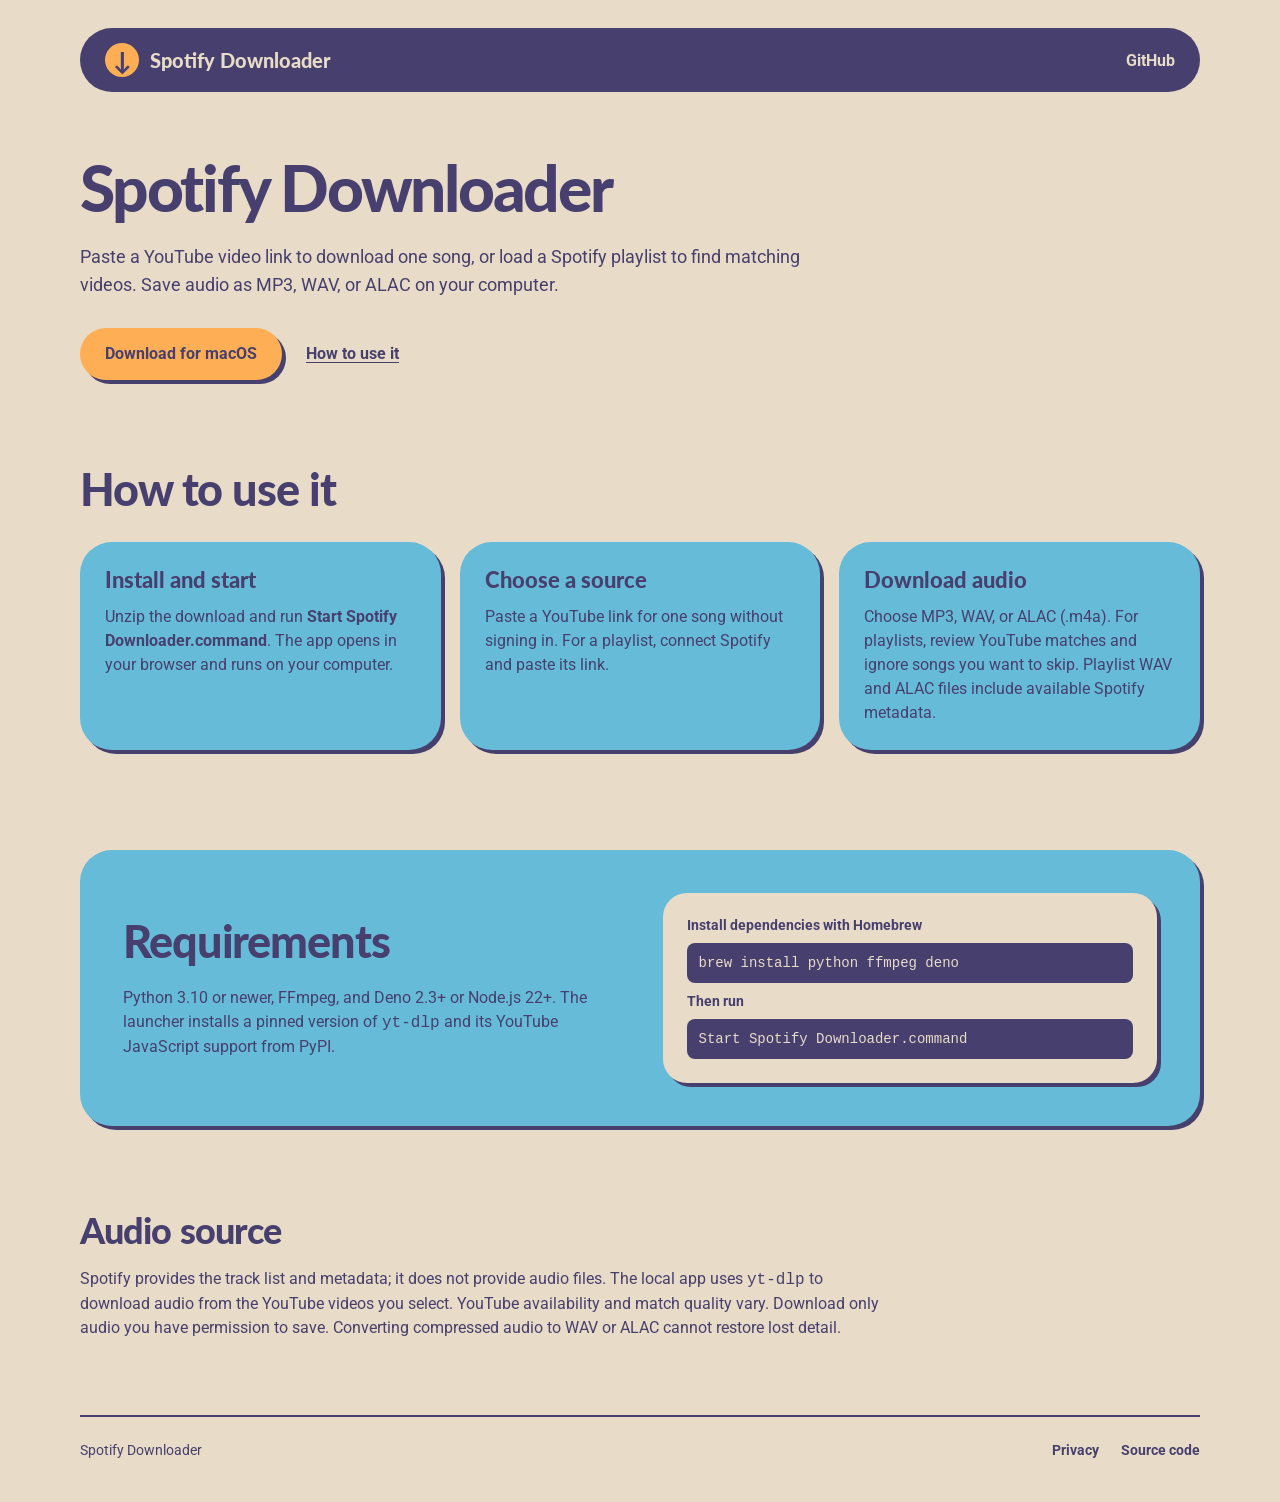
<file: site/index.html>
<!doctype html>
<html lang="en">
<head>
  <meta charset="utf-8">
  <meta name="viewport" content="width=device-width, initial-scale=1">
  <meta name="theme-color" content="#e8dbc7">
  <meta name="description" content="Local macOS app for saving audio from a YouTube video link or a Spotify playlist as MP3, WAV, or ALAC.">
  <title>Spotify Downloader</title>
  <link rel="stylesheet" href="./style.css">
</head>
<body>
  <main class="shell">
    <header class="topbar"><a class="brand" href="./"><span class="mark">↓</span><span>Spotify Downloader</span></a><a class="github" href="https://github.com/aljabl/Spotify-downloader">GitHub</a></header>
    <section class="hero">
      <h1>Spotify Downloader</h1>
      <p>Paste a YouTube video link to download one song, or load a Spotify playlist to find matching videos. Save audio as MP3, WAV, or ALAC on your computer.</p>
      <div class="hero-actions"><a class="button" href="./spotify-downloader-macos.zip" download>Download for macOS</a><a class="text-link" href="#how-it-works">How to use it</a></div>
    </section>
    <section class="section" id="how-it-works">
      <h2>How to use it</h2>
      <div class="steps">
        <article><h3>Install and start</h3><p>Unzip the download and run <strong>Start Spotify Downloader.command</strong>. The app opens in your browser and runs on your computer.</p></article>
        <article><h3>Choose a source</h3><p>Paste a YouTube link for one song without signing in. For a playlist, connect Spotify and paste its link.</p></article>
        <article><h3>Download audio</h3><p>Choose MP3, WAV, or ALAC (.m4a). For playlists, review YouTube matches and ignore songs you want to skip. Playlist WAV and ALAC files include available Spotify metadata.</p></article>
      </div>
    </section>
    <section class="install">
      <div><h2>Requirements</h2><p>Python 3.10 or newer, FFmpeg, and Deno 2.3+ or Node.js 22+. The launcher installs a pinned version of <code>yt-dlp</code> and its YouTube JavaScript support from PyPI.</p></div>
      <div class="install-code"><span>Install dependencies with Homebrew</span><code>brew install python ffmpeg deno</code><span>Then run</span><code>Start Spotify Downloader.command</code></div>
    </section>
    <section class="fineprint"><h2>Audio source</h2><p>Spotify provides the track list and metadata; it does not provide audio files. The local app uses <code>yt-dlp</code> to download audio from the YouTube videos you select. YouTube availability and match quality vary. Download only audio you have permission to save. Converting compressed audio to WAV or ALAC cannot restore lost detail.</p></section>
    <footer><span>Spotify Downloader</span><div><a href="./privacy.html">Privacy</a><a href="https://github.com/aljabl/Spotify-downloader">Source code</a></div></footer>
  </main>
</body>
</html>
</file>
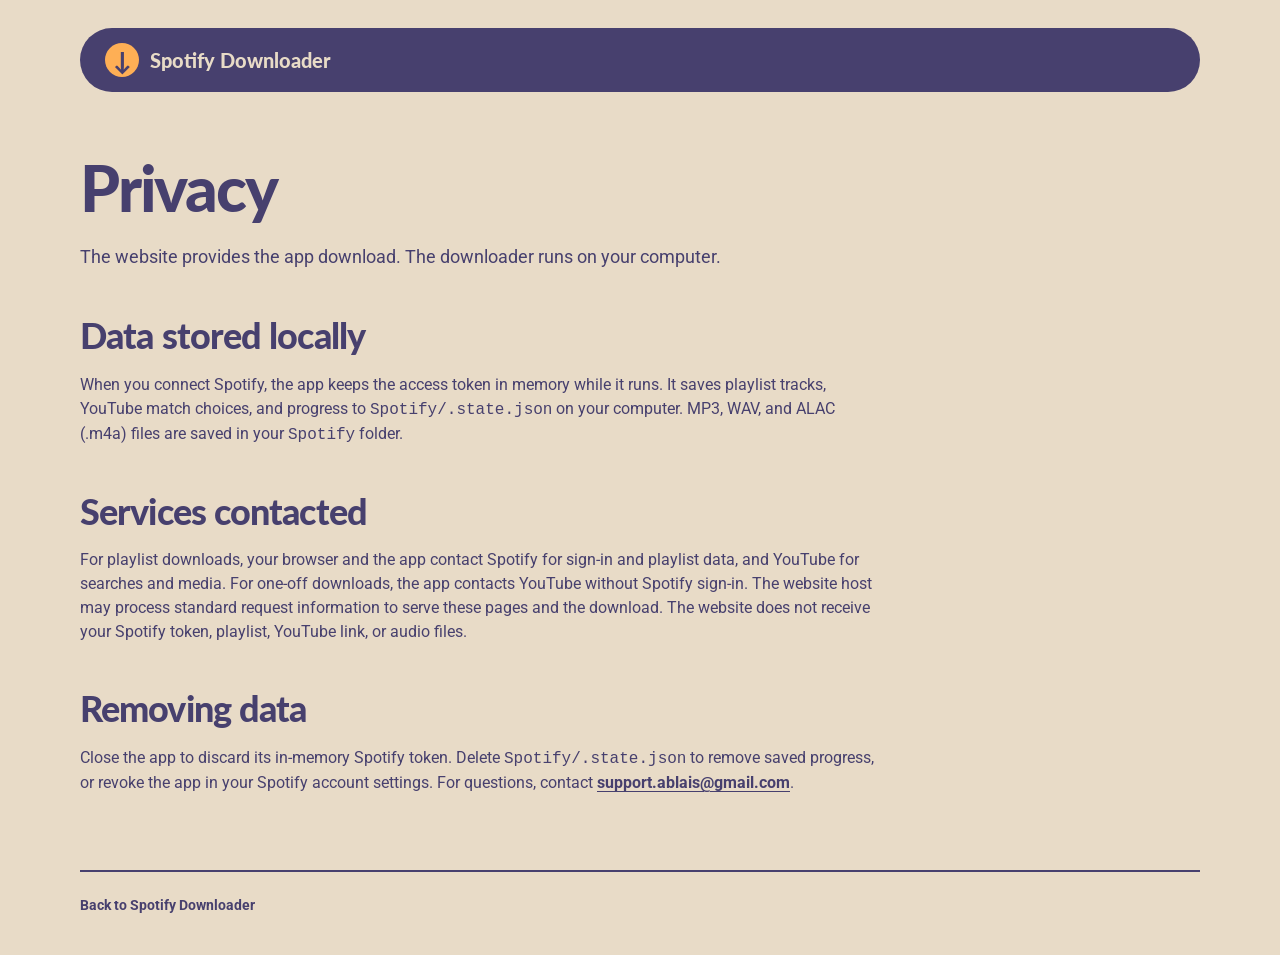
<file: site/privacy.html>
<!doctype html>
<html lang="en">
<head>
  <meta charset="utf-8">
  <meta name="viewport" content="width=device-width, initial-scale=1">
  <meta name="theme-color" content="#e8dbc7">
  <title>Privacy · Spotify Downloader</title>
  <link rel="stylesheet" href="./style.css">
</head>
<body>
  <main class="shell">
    <header class="topbar"><a class="brand" href="./"><span class="mark">↓</span><span>Spotify Downloader</span></a></header>
    <section class="hero"><h1>Privacy</h1><p>The website provides the app download. The downloader runs on your computer.</p></section>
    <section class="fineprint">
      <h2>Data stored locally</h2>
      <p>When you connect Spotify, the app keeps the access token in memory while it runs. It saves playlist tracks, YouTube match choices, and progress to <code>Spotify/.state.json</code> on your computer. MP3, WAV, and ALAC (.m4a) files are saved in your <code>Spotify</code> folder.</p>
      <h2>Services contacted</h2>
      <p>For playlist downloads, your browser and the app contact Spotify for sign-in and playlist data, and YouTube for searches and media. For one-off downloads, the app contacts YouTube without Spotify sign-in. The website host may process standard request information to serve these pages and the download. The website does not receive your Spotify token, playlist, YouTube link, or audio files.</p>
      <h2>Removing data</h2>
      <p>Close the app to discard its in-memory Spotify token. Delete <code>Spotify/.state.json</code> to remove saved progress, or revoke the app in your Spotify account settings. For questions, contact <a class="text-link" href="mailto:support.ablais@gmail.com">support.ablais@gmail.com</a>.</p>
    </section>
    <footer><a href="./">Back to Spotify Downloader</a></footer>
  </main>
</body>
</html>
</file>
<file: site/style.css>
@import url('https://fonts.googleapis.com/css2?family=Lato:wght@700;900&family=Roboto:wght@400;500;700&display=swap');

:root {
  font-family: Roboto, Arial, sans-serif;
  color: #47406e;
  background: #e8dbc7;
  font-synthesis: none;
  --cream: #e8dbc7;
  --purple: #47406e;
  --blue: #66bbd9;
  --deep-blue: #2b7bae;
  --orange: #feaf55;
  --red: #ed342d;
  --shadow: 4px 4px 0 var(--purple);
}
* { box-sizing: border-box; }
html { scroll-behavior: smooth; }
body { margin: 0; background: var(--cream); }
a { color: inherit; }
a:focus-visible { outline: 3px solid var(--red); outline-offset: 4px; }
.shell { width: min(1120px, calc(100% - 48px)); margin: auto; }
.topbar { display: flex; align-items: center; justify-content: space-between; gap: 20px; margin: 28px 0 0; padding: 15px 25px; background: var(--purple); color: var(--cream); border-radius: 32px; }
.brand { display: inline-flex; align-items: center; gap: 11px; color: var(--cream); text-decoration: none; font-family: Lato, Arial, sans-serif; font-size: 20px; font-weight: 900; }
.mark { display: grid; place-items: center; width: 34px; height: 34px; border-radius: 50%; color: var(--purple); background: var(--orange); font: 900 25px Lato, Arial, sans-serif; }
.github { color: var(--cream); text-decoration: none; font-weight: 700; }
.github:hover, footer a:hover, .text-link:hover { text-decoration: underline; }
.hero { padding: 62px 0 45px; }
.hero h1 { max-width: 900px; margin: 0 0 22px; color: var(--purple); font: 900 clamp(42px, 5vw, 65px)/1.05 Lato, Arial, sans-serif; letter-spacing: -.035em; }
.hero p { max-width: 720px; margin: 0; font-size: 18px; line-height: 1.55; }
.hero-actions { display: flex; align-items: center; gap: 24px; flex-wrap: wrap; margin: 29px 0 20px; }
.button { display: inline-flex; align-items: center; justify-content: center; gap: 25px; min-height: 52px; padding: 11px 25px; border-radius: 38px; background: var(--orange); color: var(--purple); box-shadow: var(--shadow); font-size: 16px; font-weight: 700; text-decoration: none; }
.button:hover { background: #ffc380; transform: translate(-1px, -1px); box-shadow: 5px 5px 0 var(--purple); }
.text-link { color: var(--purple); font-weight: 700; text-decoration: underline; text-underline-offset: 3px; }
.section { padding: 20px 0 80px; }
.section h2, .install h2, .fineprint h2 { margin: 0 0 28px; font: 900 clamp(32px, 4vw, 45px)/1.1 Lato, Arial, sans-serif; letter-spacing: -.025em; }
.steps { display: grid; grid-template-columns: repeat(3, minmax(0, 1fr)); gap: 19px; }
.steps article { padding: 25px; border-radius: 32px; background: var(--blue); box-shadow: var(--shadow); }
.steps h3 { margin: 0 0 12px; font: 900 22px/1.15 Lato, Arial, sans-serif; }
.steps p, .install p, .fineprint p { margin: 0; font-size: 16px; line-height: 1.5; }
.install { display: grid; grid-template-columns: 1fr 1fr; gap: 45px; align-items: center; margin: 20px 0 85px; padding: 43px; border-radius: 32px; background: var(--blue); box-shadow: var(--shadow); }
.install h2 { margin-bottom: 20px; }
.install-code { display: grid; gap: 10px; padding: 24px; border-radius: 24px; background: var(--cream); box-shadow: var(--shadow); }
.install-code span { font-size: 14px; font-weight: 700; }
.install-code code { display: block; overflow-x: auto; padding: 12px; border-radius: 8px; background: var(--purple); color: var(--cream); font-size: 14px; }
.fineprint { padding: 0 0 75px; }
.fineprint h2 { margin-bottom: 17px; font-size: 36px; }
.fineprint p { max-width: 800px; }
.fineprint p + h2 { margin-top: 45px; }
code { font-family: ui-monospace, SFMono-Regular, Menlo, monospace; }
footer { display: flex; justify-content: space-between; gap: 20px; flex-wrap: wrap; padding: 25px 0 45px; border-top: 2px solid var(--purple); font-size: 14px; }
footer div { display: flex; gap: 22px; }
footer a { font-weight: 700; text-decoration: none; }
@media (max-width: 900px) { .steps { grid-template-columns: repeat(2, minmax(0, 1fr)); } .install { grid-template-columns: 1fr; } }
@media (max-width: 600px) { .shell { width: calc(100% - 28px); } .topbar { padding: 12px 16px; } .brand { font-size: 17px; } .github { font-size: 14px; } .hero { padding: 45px 0 35px; } .hero h1 { font-size: 40px; } .hero p { font-size: 17px; } .steps { grid-template-columns: 1fr; } .install { padding: 25px; } }
</file>
